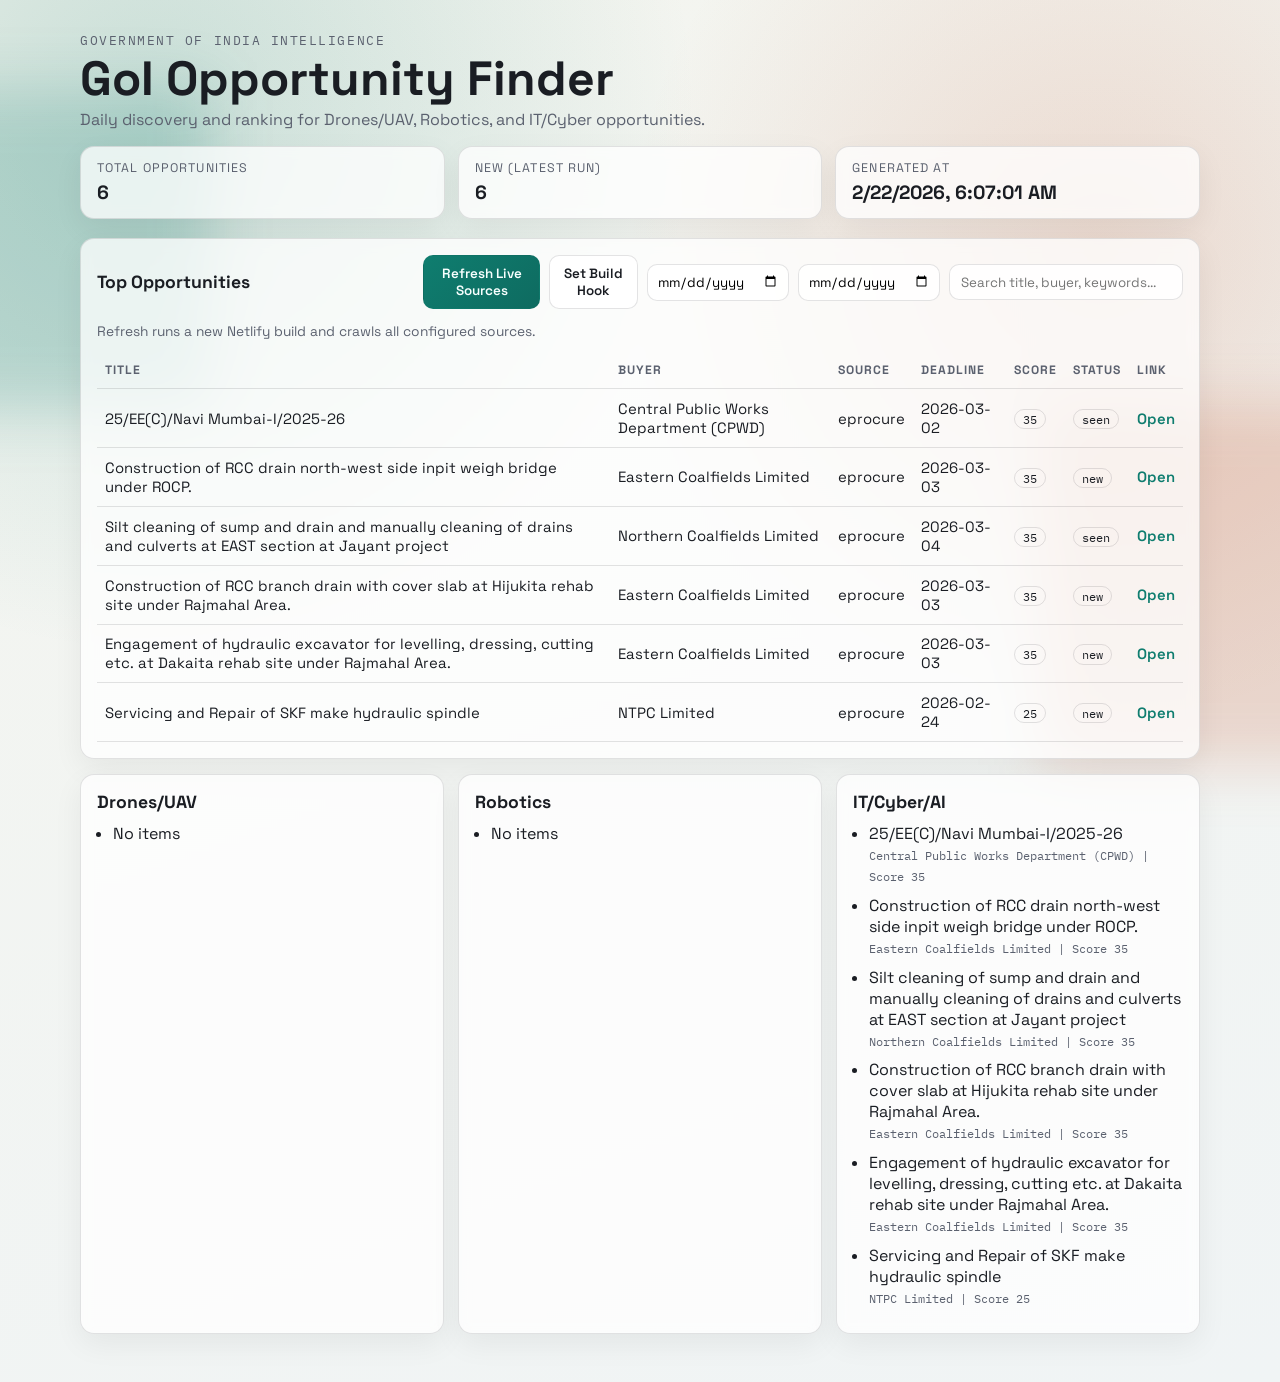
<file: web/index.html>
<!doctype html>
<html lang="en">
  <head>
    <meta charset="utf-8" />
    <meta name="viewport" content="width=device-width, initial-scale=1" />
    <title>GoI Opportunity Finder</title>
    <link rel="preconnect" href="https://fonts.googleapis.com" />
    <link rel="preconnect" href="https://fonts.gstatic.com" crossorigin />
    <link
      href="https://fonts.googleapis.com/css2?family=Space+Grotesk:wght@400;500;700&family=IBM+Plex+Mono:wght@400;500&display=swap"
      rel="stylesheet"
    />
    <link rel="stylesheet" href="./styles.css" />
  </head>
  <body>
    <div class="bg-orb orb-a"></div>
    <div class="bg-orb orb-b"></div>

    <main class="page">
      <header class="hero">
        <p class="kicker">Government of India Intelligence</p>
        <h1>GoI Opportunity Finder</h1>
        <p class="subtitle">
          Daily discovery and ranking for Drones/UAV, Robotics, and IT/Cyber opportunities.
        </p>
        <div class="stats" id="stats">
          <article class="card stat">
            <span class="label">Total Opportunities</span>
            <strong id="totalCount">0</strong>
          </article>
          <article class="card stat">
            <span class="label">New (Latest Run)</span>
            <strong id="newCount">0</strong>
          </article>
          <article class="card stat">
            <span class="label">Generated At</span>
            <strong id="generatedAt">N/A</strong>
          </article>
        </div>
      </header>

      <section class="card section">
        <div class="section-head">
          <h2>Top Opportunities</h2>
          <div class="controls">
            <button id="refreshBtn" class="action-btn" type="button">Refresh Live Sources</button>
            <button id="setHookBtn" class="action-btn secondary" type="button">Set Build Hook</button>
            <input id="publishedFrom" class="date-input" type="date" aria-label="Published from" />
            <input id="publishedTo" class="date-input" type="date" aria-label="Published to" />
            <input
              id="searchInput"
              class="search"
              type="search"
              placeholder="Search title, buyer, keywords..."
            />
          </div>
        </div>
        <p id="refreshStatus" class="refresh-status">
          Refresh runs a new Netlify build and crawls all configured sources.
        </p>
        <div class="table-wrap">
          <table>
            <thead>
              <tr>
                <th>Title</th>
                <th>Buyer</th>
                <th>Source</th>
                <th>Deadline</th>
                <th>Score</th>
                <th>Status</th>
                <th>Link</th>
              </tr>
            </thead>
            <tbody id="opportunityRows">
              <tr>
                <td colspan="7">Loading...</td>
              </tr>
            </tbody>
          </table>
        </div>
      </section>

      <section class="grid">
        <article class="card section">
          <h2>Drones/UAV</h2>
          <ul id="dronesList" class="group-list"></ul>
        </article>
        <article class="card section">
          <h2>Robotics</h2>
          <ul id="roboticsList" class="group-list"></ul>
        </article>
        <article class="card section">
          <h2>IT/Cyber/AI</h2>
          <ul id="itList" class="group-list"></ul>
        </article>
      </section>
    </main>

    <script src="./app.js"></script>
  </body>
</html>
</file>
<file: web/styles.css>
:root {
  --bg: #f5f6f1;
  --ink: #1a1d23;
  --muted: #5b616f;
  --panel: rgba(255, 255, 255, 0.75);
  --line: rgba(26, 29, 35, 0.12);
  --accent: #0f7d6f;
  --accent-2: #c24a1f;
  --mono: "IBM Plex Mono", ui-monospace, SFMono-Regular, Menlo, monospace;
  --sans: "Space Grotesk", "Segoe UI", sans-serif;
}

* {
  box-sizing: border-box;
}

body {
  margin: 0;
  min-height: 100vh;
  background:
    radial-gradient(circle at 12% 8%, rgba(15, 125, 111, 0.19), transparent 32%),
    radial-gradient(circle at 86% 18%, rgba(194, 74, 31, 0.16), transparent 30%),
    linear-gradient(160deg, #f4f5ef 0%, #f0f4f5 100%);
  color: var(--ink);
  font-family: var(--sans);
}

.bg-orb {
  position: fixed;
  z-index: 0;
  filter: blur(30px);
  pointer-events: none;
}

.orb-a {
  width: 320px;
  height: 320px;
  left: -110px;
  top: 10vh;
  background: rgba(15, 125, 111, 0.2);
}

.orb-b {
  width: 360px;
  height: 360px;
  right: -120px;
  top: 45vh;
  background: rgba(194, 74, 31, 0.18);
}

.page {
  position: relative;
  z-index: 1;
  width: min(1120px, 94vw);
  margin: 2rem auto 3rem;
}

.hero {
  margin-bottom: 1.2rem;
}

.kicker {
  margin: 0;
  font-family: var(--mono);
  font-size: 0.8rem;
  text-transform: uppercase;
  letter-spacing: 0.12em;
  color: var(--muted);
}

h1 {
  margin: 0.3rem 0 0.3rem;
  font-size: clamp(2rem, 4vw, 3rem);
  line-height: 1.06;
}

.subtitle {
  margin: 0;
  color: var(--muted);
  max-width: 70ch;
}

.stats {
  display: grid;
  grid-template-columns: repeat(3, minmax(0, 1fr));
  gap: 0.8rem;
  margin-top: 1rem;
}

.card {
  border: 1px solid var(--line);
  border-radius: 14px;
  background: var(--panel);
  backdrop-filter: blur(6px);
  box-shadow: 0 10px 30px rgba(16, 19, 23, 0.06);
}

.stat {
  padding: 0.8rem 1rem;
}

.label {
  display: block;
  color: var(--muted);
  font-size: 0.78rem;
  text-transform: uppercase;
  letter-spacing: 0.09em;
  margin-bottom: 0.25rem;
}

.stat strong {
  font-size: 1.2rem;
}

.section {
  padding: 1rem;
  margin-top: 0.9rem;
}

.section h2 {
  margin: 0;
  font-size: 1.1rem;
}

.section-head {
  display: flex;
  justify-content: space-between;
  align-items: center;
  gap: 0.8rem;
  margin-bottom: 0.8rem;
}

.controls {
  display: flex;
  align-items: center;
  gap: 0.55rem;
  width: min(760px, 100%);
  justify-content: flex-end;
}

.action-btn {
  border: 1px solid transparent;
  background: linear-gradient(135deg, var(--accent), #0e6b60);
  color: #f8fffe;
  border-radius: 10px;
  padding: 0.55rem 0.7rem;
  font-family: var(--sans);
  font-size: 0.84rem;
  font-weight: 600;
  cursor: pointer;
  transition: transform 140ms ease, opacity 140ms ease;
}

.action-btn:hover {
  transform: translateY(-1px);
}

.action-btn:disabled {
  opacity: 0.7;
  cursor: not-allowed;
  transform: none;
}

.action-btn.secondary {
  background: rgba(255, 255, 255, 0.85);
  color: var(--ink);
  border-color: var(--line);
}

.search {
  width: min(330px, 100%);
  border: 1px solid var(--line);
  border-radius: 10px;
  padding: 0.55rem 0.7rem;
  font-family: var(--sans);
  background: rgba(255, 255, 255, 0.85);
}

.date-input {
  border: 1px solid var(--line);
  border-radius: 10px;
  padding: 0.5rem 0.55rem;
  font-family: var(--sans);
  background: rgba(255, 255, 255, 0.85);
  min-width: 142px;
}

.refresh-status {
  margin: 0 0 0.8rem;
  color: var(--muted);
  font-size: 0.86rem;
}

.refresh-status.success {
  color: #0a6c55;
}

.refresh-status.error {
  color: #a1381a;
}

.refresh-status.working {
  color: #375c9f;
}

.table-wrap {
  overflow-x: auto;
}

table {
  width: 100%;
  border-collapse: collapse;
  min-width: 760px;
}

th,
td {
  text-align: left;
  padding: 0.62rem 0.5rem;
  border-bottom: 1px solid var(--line);
  font-size: 0.93rem;
}

th {
  font-size: 0.76rem;
  text-transform: uppercase;
  letter-spacing: 0.08em;
  color: var(--muted);
}

td a {
  color: var(--accent);
  text-decoration: none;
  font-weight: 600;
}

td a:hover {
  text-decoration: underline;
}

.badge {
  border: 1px solid var(--line);
  border-radius: 999px;
  padding: 0.1rem 0.5rem;
  font-size: 0.72rem;
  font-family: var(--mono);
  white-space: nowrap;
}

.grid {
  display: grid;
  grid-template-columns: repeat(3, minmax(0, 1fr));
  gap: 0.9rem;
}

.group-list {
  margin: 0.65rem 0 0;
  padding-left: 1rem;
}

.group-list li {
  margin-bottom: 0.55rem;
  color: var(--ink);
}

.group-list small {
  color: var(--muted);
  font-family: var(--mono);
  font-size: 0.72rem;
}

@media (max-width: 960px) {
  .stats,
  .grid {
    grid-template-columns: 1fr;
  }

  .section-head {
    flex-direction: column;
    align-items: stretch;
  }

  .controls {
    width: 100%;
    justify-content: flex-start;
    flex-wrap: wrap;
  }

  .search {
    width: 100%;
  }
}
</file>
